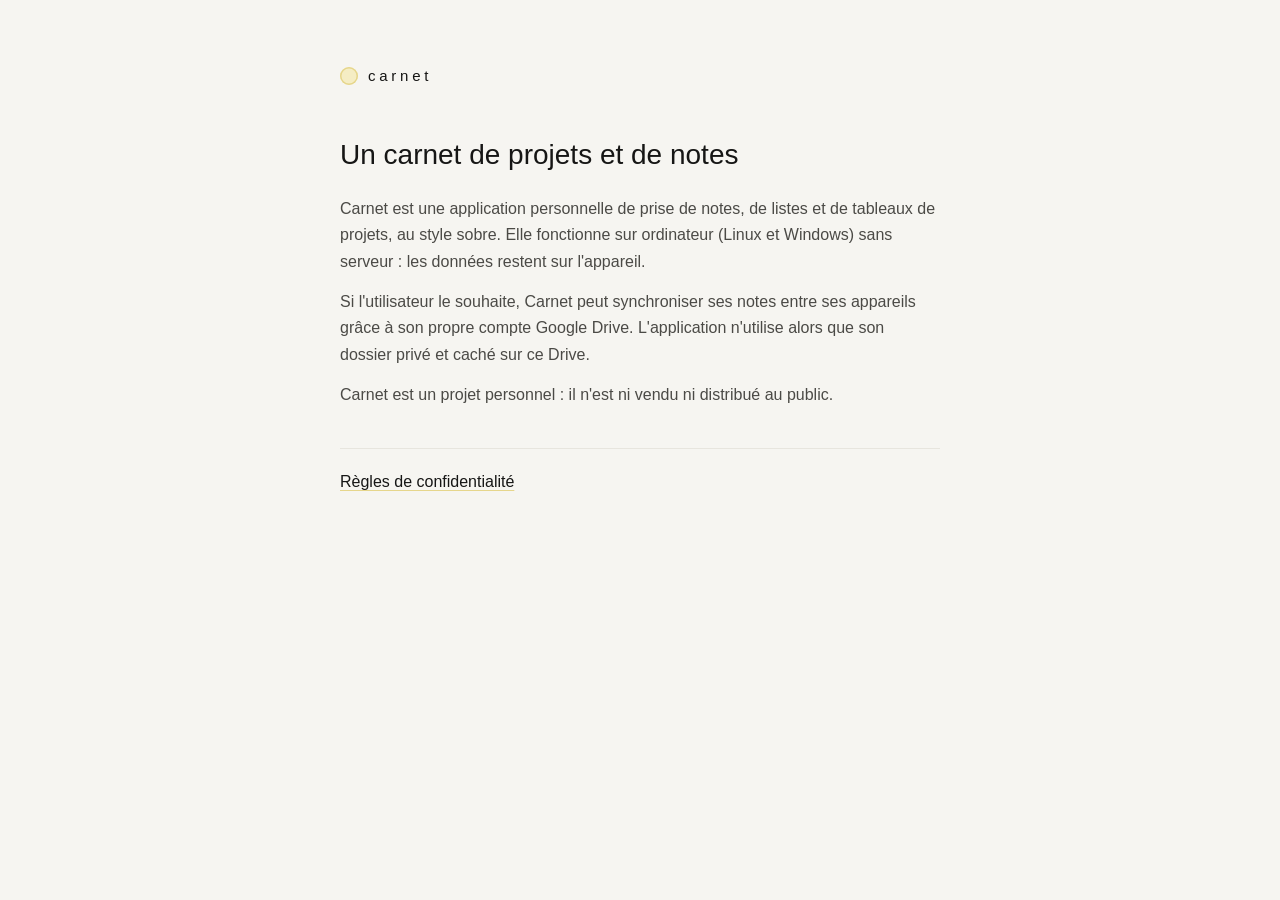
<file: index.html>
<!DOCTYPE html>
<html lang="fr">
<head>
  <meta charset="utf-8">
  <meta name="viewport" content="width=device-width, initial-scale=1">
  <title>Carnet</title>
  <link rel="stylesheet" href="style.css">
</head>
<body>
  <main>
    <p class="brand"><span class="mark"></span>carnet</p>
    <h1>Un carnet de projets et de notes</h1>
    <p>Carnet est une application personnelle de prise de notes, de listes et de tableaux de projets, au style sobre.
      Elle fonctionne sur ordinateur (Linux et Windows) sans serveur : les données restent sur l'appareil.</p>
    <p>Si l'utilisateur le souhaite, Carnet peut synchroniser ses notes entre ses appareils grâce à son propre compte Google Drive.
      L'application n'utilise alors que son dossier privé et caché sur ce Drive.</p>
    <p>Carnet est un projet personnel : il n'est ni vendu ni distribué au public.</p>
    <nav><a href="confidentialite.html">Règles de confidentialité</a></nav>
  </main>
</body>
</html>
</file>
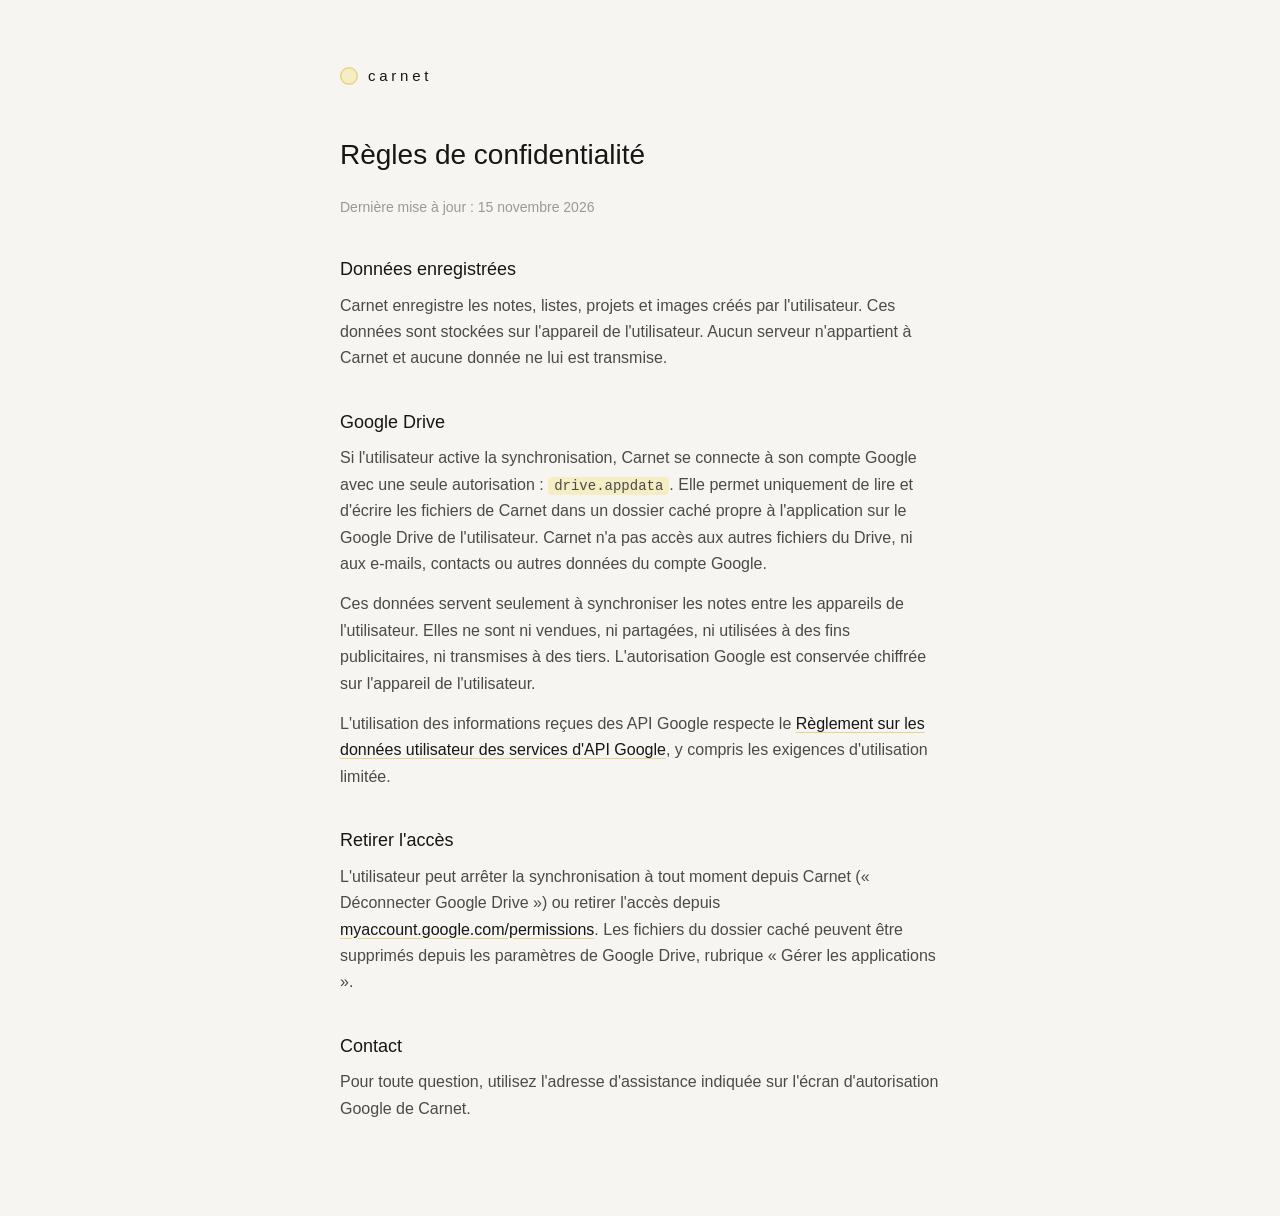
<file: confidentialite.html>
<!DOCTYPE html>
<html lang="fr">
<head>
  <meta charset="utf-8">
  <meta name="viewport" content="width=device-width, initial-scale=1">
  <title>Carnet — Règles de confidentialité</title>
  <link rel="stylesheet" href="style.css">
</head>
<body>
  <main>
    <p class="brand"><a href="index.html"><span class="mark"></span>carnet</a></p>
    <h1>Règles de confidentialité</h1>
    <p class="date">Dernière mise à jour : 15 novembre 2026</p>

    <h2>Données enregistrées</h2>
    <p>Carnet enregistre les notes, listes, projets et images créés par l'utilisateur. Ces données sont stockées
      sur l'appareil de l'utilisateur. Aucun serveur n'appartient à Carnet et aucune donnée ne lui est transmise.</p>

    <h2>Google Drive</h2>
    <p>Si l'utilisateur active la synchronisation, Carnet se connecte à son compte Google avec une seule autorisation :
      <code>drive.appdata</code>. Elle permet uniquement de lire et d'écrire les fichiers de Carnet dans un dossier
      caché propre à l'application sur le Google Drive de l'utilisateur. Carnet n'a pas accès aux autres fichiers du Drive,
      ni aux e-mails, contacts ou autres données du compte Google.</p>
    <p>Ces données servent seulement à synchroniser les notes entre les appareils de l'utilisateur. Elles ne sont ni vendues,
      ni partagées, ni utilisées à des fins publicitaires, ni transmises à des tiers. L'autorisation Google est conservée
      chiffrée sur l'appareil de l'utilisateur.</p>
    <p>L'utilisation des informations reçues des API Google respecte le
      <a href="https://developers.google.com/terms/api-services-user-data-policy">Règlement sur les données utilisateur des services d'API Google</a>,
      y compris les exigences d'utilisation limitée.</p>

    <h2>Retirer l'accès</h2>
    <p>L'utilisateur peut arrêter la synchronisation à tout moment depuis Carnet (« Déconnecter Google Drive »)
      ou retirer l'accès depuis <a href="https://myaccount.google.com/permissions">myaccount.google.com/permissions</a>.
      Les fichiers du dossier caché peuvent être supprimés depuis les paramètres de Google Drive,
      rubrique « Gérer les applications ».</p>

    <h2>Contact</h2>
    <p>Pour toute question, utilisez l'adresse d'assistance indiquée sur l'écran d'autorisation Google de Carnet.</p>
  </main>
</body>
</html>
</file>
<file: style.css>
:root { --bg: #f6f5f1; --ink: #161615; --ink-2: #4b4a46; --muted: #9b9992; --line: #e7e5de; --accent: #f5edc4; --accent-2: #e6d68c; }
@media (prefers-color-scheme: dark) {
  :root { --bg: #121211; --ink: #ecebe5; --ink-2: #b6b4ad; --muted: #74726c; --line: #272725; --accent: #39341f; --accent-2: #8a7a3a; }
}
* { box-sizing: border-box; }
body { margin: 0; background: var(--bg); color: var(--ink-2); font: 16px/1.65 "Inter", "Segoe UI", "Noto Sans", "Ubuntu", "Helvetica Neue", Arial, sans-serif; }
main { max-width: 640px; margin: 0 auto; padding: 64px 20px 80px; }
.brand { display: flex; align-items: center; gap: 10px; margin: 0 0 48px; color: var(--ink); letter-spacing: .25em; font-size: 15px; }
.brand a { display: inherit; align-items: inherit; gap: inherit; color: inherit; text-decoration: none; }
.mark { width: 18px; height: 18px; border-radius: 50%; background: var(--accent); box-shadow: inset 0 0 0 1.5px var(--accent-2); }
h1 { color: var(--ink); font-weight: 500; font-size: 28px; line-height: 1.25; margin: 0 0 24px; }
h2 { color: var(--ink); font-weight: 500; font-size: 18px; margin: 36px 0 8px; }
p { margin: 0 0 14px; }
.date { color: var(--muted); font-size: 14px; }
a { color: var(--ink); text-decoration-color: var(--accent-2); text-underline-offset: 3px; }
code { background: var(--accent); padding: 1px 6px; border-radius: 4px; font-size: 14px; }
nav { margin-top: 40px; padding-top: 20px; border-top: 1px solid var(--line); }
</file>
